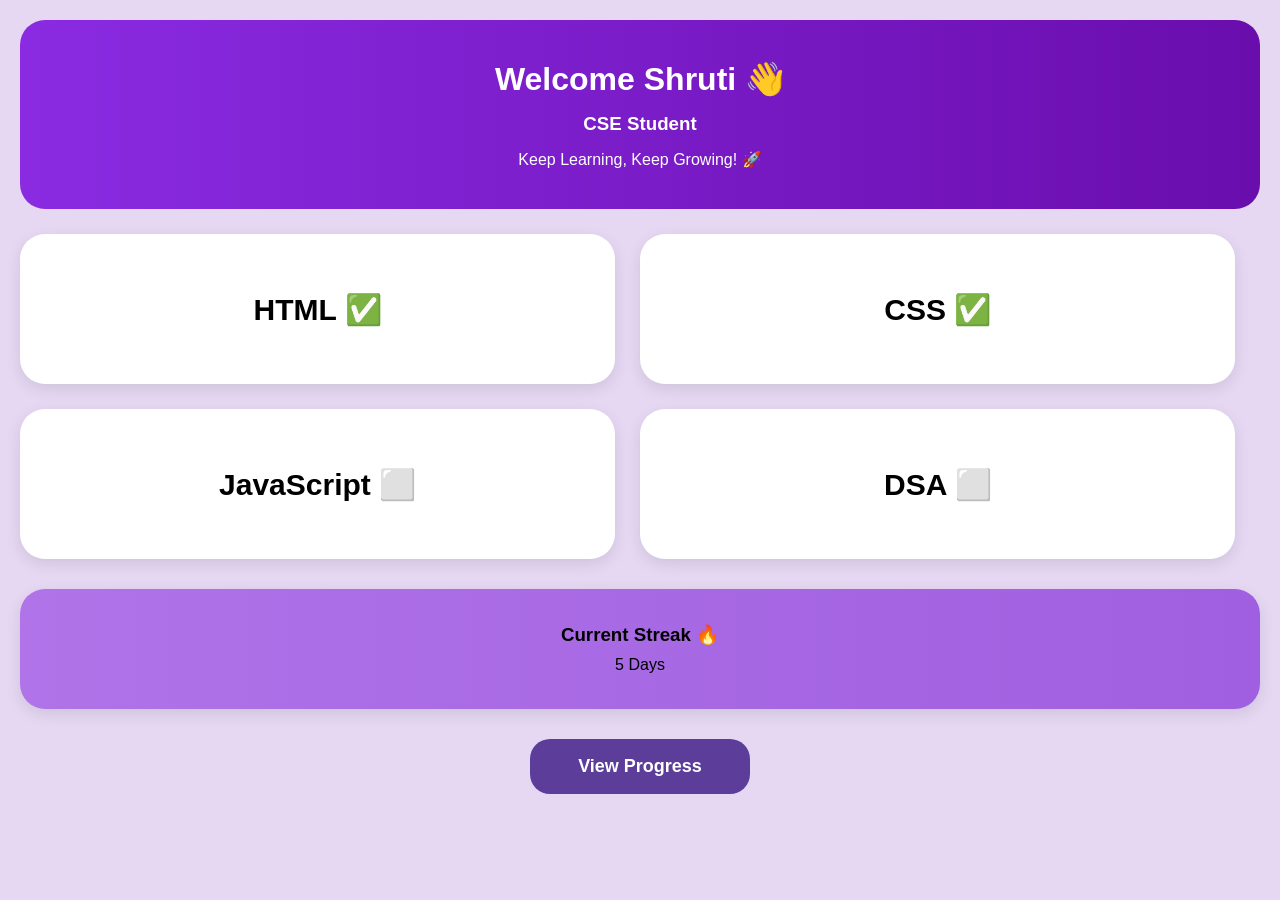
<file: profile.html>
<!DOCTYPE html>
<html lang="en">
<head>
<meta charset="UTF-8">
<meta name="viewport" content="width=device-width, initial-scale=1.0">
<title>Profile Dashboard</title>

<style>
*{
    margin: 0;
    padding: 0;
    box-sizing: border-box;
}

body{
    background-color: #e6d8f3;
    padding: 20px;
    font-family: Arial, sans-serif;
}

/* Navbar */

.navbar{
    background: linear-gradient(to right, #8a2be2, #6a0dad);
    color: white;
    border-radius: 25px;
    padding: 40px;
    text-align: center;
}

.navbar h1{
    margin-bottom: 15px;
}

.navbar h3{
    margin-bottom: 15px;
}

/* Skills Section */

.skills{
    display: flex;
    flex-wrap: wrap;
    gap: 25px;
    margin-top: 25px;
}

.box{
    width: 48%;
    height: 150px;
    background-color: white;
    border-radius: 25px;

    display: flex;
    justify-content: center;
    align-items: center;

    font-size: 30px;
    font-weight: bold;

    box-shadow: 0px 5px 15px rgba(0,0,0,0.1);

    transition: 0.3s;
}

.box:hover{
    transform: translateY(-5px);
}

/* Streak Card */

.navbar2{
    background: linear-gradient(to right,#b073e8,#a05fe0);
    border-radius: 25px;
    margin-top: 30px;
    height: 120px;

    display: flex;
    flex-direction: column;
    justify-content: center;
    align-items: center;

    box-shadow: 0px 5px 15px rgba(0,0,0,0.1);
}

.navbar2 h3{
    margin-bottom: 10px;
}

/* Button */

.button{
    width: 220px;
    height: 55px;
    background-color: #5c3d99;
    color: white;

    border: none;
    border-radius: 20px;

    display: flex;
    justify-content: center;
    align-items: center;

    margin: 30px auto;

    font-size: 18px;
    font-weight: bold;
    cursor: pointer;

    transition: 0.3s;
}

.button:hover{
    background-color: #4a2f82;
}
</style>
</head>

<body>

<div class="navbar">
    <h1>Welcome Shruti 👋</h1>
    <h3>CSE Student</h3>
    <p>Keep Learning, Keep Growing! 🚀</p>
</div>

<div class="skills">

    <div class="box">
        HTML ✅
    </div>

    <div class="box">
        CSS ✅
    </div>

    <div class="box">
        JavaScript ⬜
    </div>

    <div class="box">
        DSA ⬜
    </div>

</div>

<div class="navbar2">
    <h3>Current Streak 🔥</h3>
    <p>5 Days</p>
</div>

<button class="button">
    View Progress
</button>

</body>
</html>
</file>
